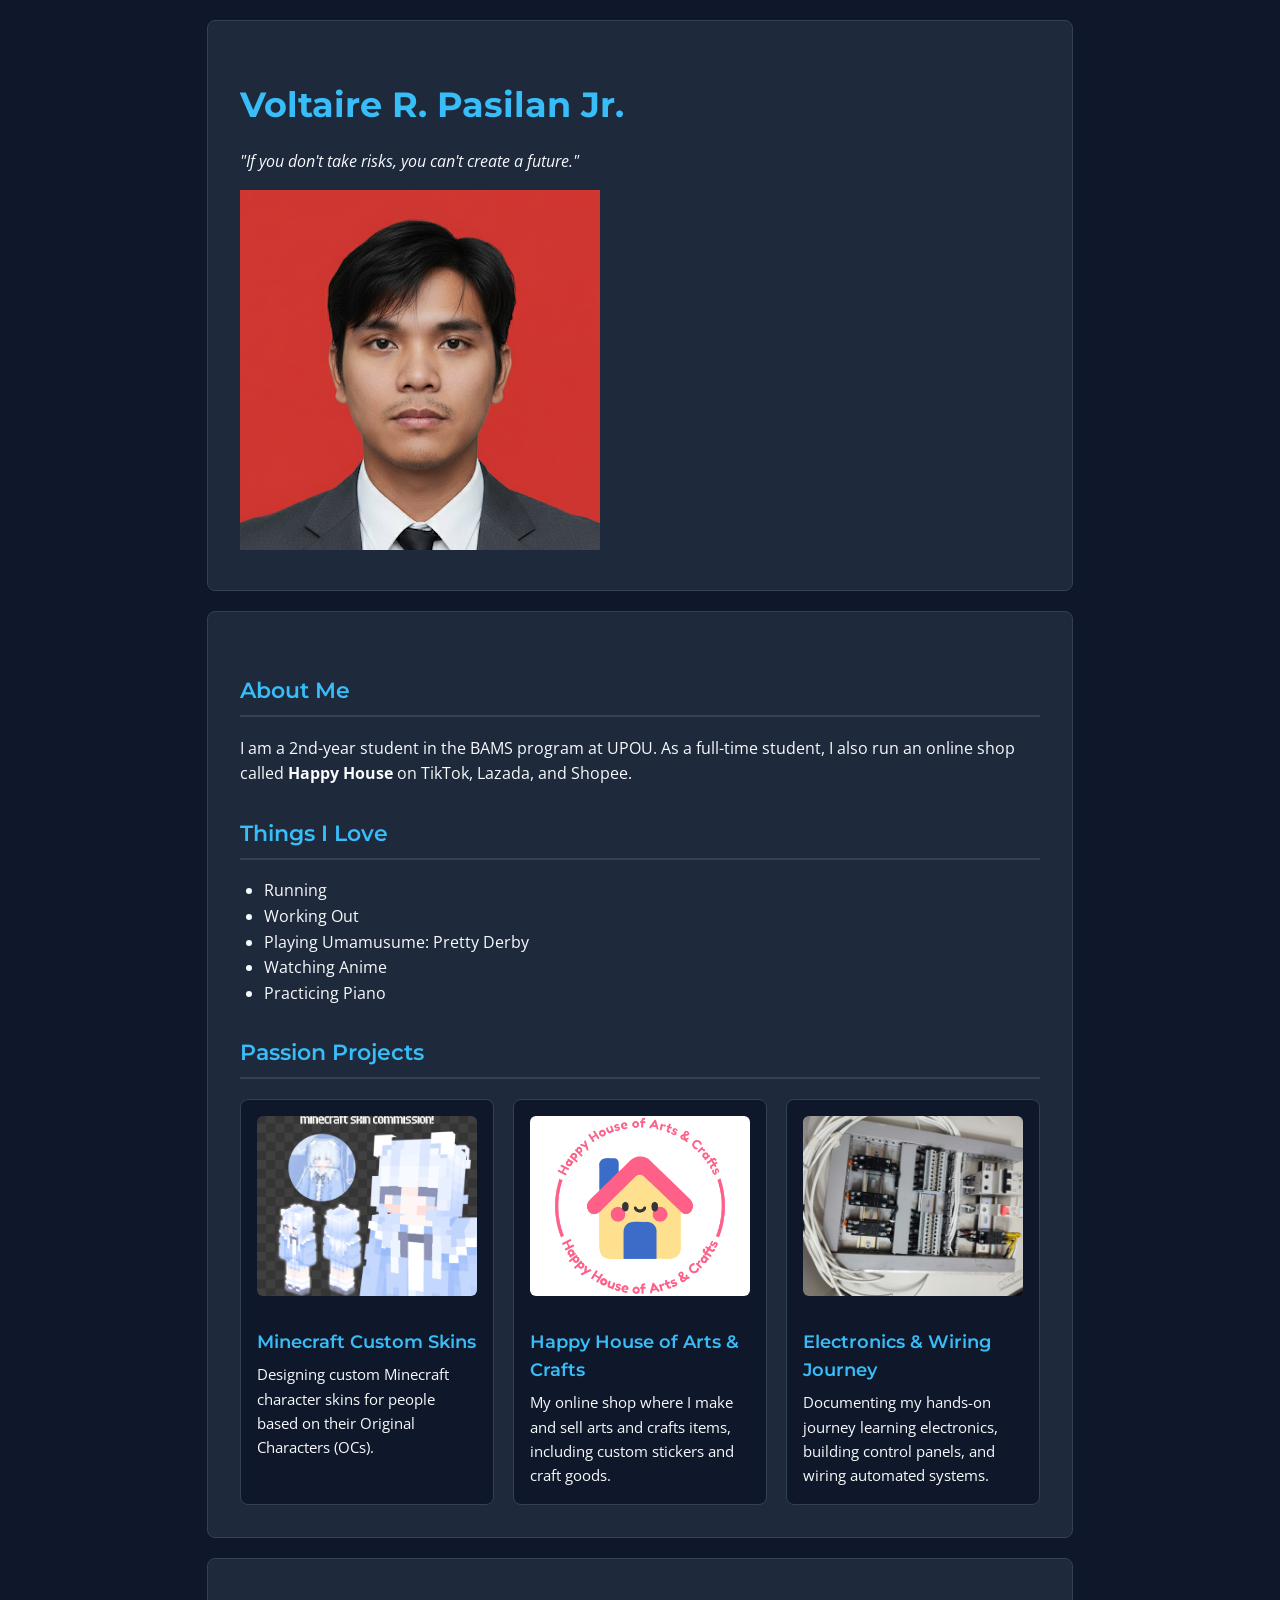
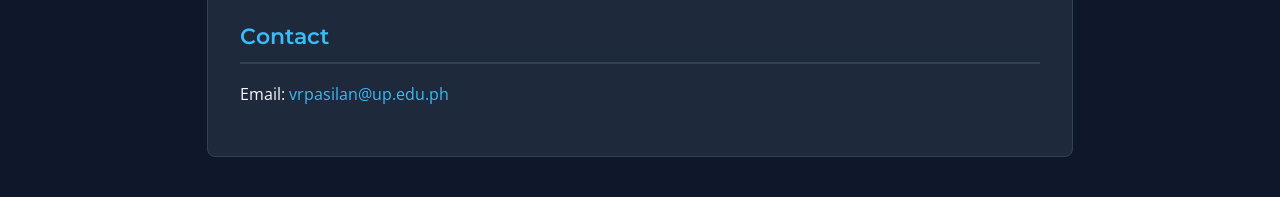
<file: Final/index.html>
<!DOCTYPE html>
<html lang="en">
<head>
  <meta charset="UTF-8">
  <meta name="viewport" content="width=device-width, initial-scale=1.0">
  <title>Voltaire R. Pasilan Jr. - Personal Profile</title>
  <link rel="preconnect" href="https://fonts.googleapis.com">
  <link rel="preconnect" href="https://fonts.gstatic.com" crossorigin>
  <link href="https://fonts.googleapis.com/css2?family=Montserrat:wght@600;700&family=Open+Sans:wght@400;500&display=swap" rel="stylesheet">
  <link rel="stylesheet" href="style.css">
</head>
<body>

<header class="profile-header">
    <div class="profile-intro">
      <h1>Voltaire R. Pasilan Jr.</h1>
      <p><em>"If you don't take risks, you can't create a future."</em></p>
    </div>
    <img src="Profile.png" alt="Formal portrait of Voltaire R. Pasilan Jr." class="profile-photo">
  </header>

  <main>
    <section>
      <h2>About Me</h2>
      <p>
        I am a 2nd-year student in the BAMS program at UPOU. As a full-time student, 
        I also run an online shop called <strong>Happy House</strong> on TikTok, Lazada, and Shopee.
      </p>
    </section>

    <section>
      <h2>Things I Love</h2>
      <ul>
        <li>Running</li>
        <li>Working Out</li>
        <li>Playing Umamusume: Pretty Derby</li>
        <li>Watching Anime</li>
        <li>Practicing Piano</li>
      </ul>
    </section>

    <section class="passion-projects">
      <h2>Passion Projects</h2>
      <div class="projects-grid">
        <article class="project-card">
          <img src="Mochi.png" alt="Minecraft Custom Skins commission showcase" class="project-img">
          <h3>Minecraft Custom Skins</h3>
          <p>Designing custom Minecraft character skins for people based on their Original Characters (OCs).</p>
        </article>

        <article class="project-card">
          <img src="logo.png" alt="Happy House of Arts and Crafts logo" class="project-img">
          <h3>Happy House of Arts &amp; Crafts</h3>
          <p>My online shop where I make and sell arts and crafts items, including custom stickers and craft goods.</p>
        </article>

        <article class="project-card">
          <img src="electric.jpg" alt="Electrical control panel wiring build" class="project-img">
          <h3>Electronics &amp; Wiring Journey</h3>
          <p>Documenting my hands-on journey learning electronics, building control panels, and wiring automated systems.</p>
        </article>
      </div>
    </section>
  </main>

  <footer>
    <section>
      <h2>Contact</h2>
      <p>
        Email: <a href="mailto:vrpasilan@up.edu.ph">vrpasilan@up.edu.ph</a>
      </p>
    </section>
  </footer>

</body>
</html>
</file>
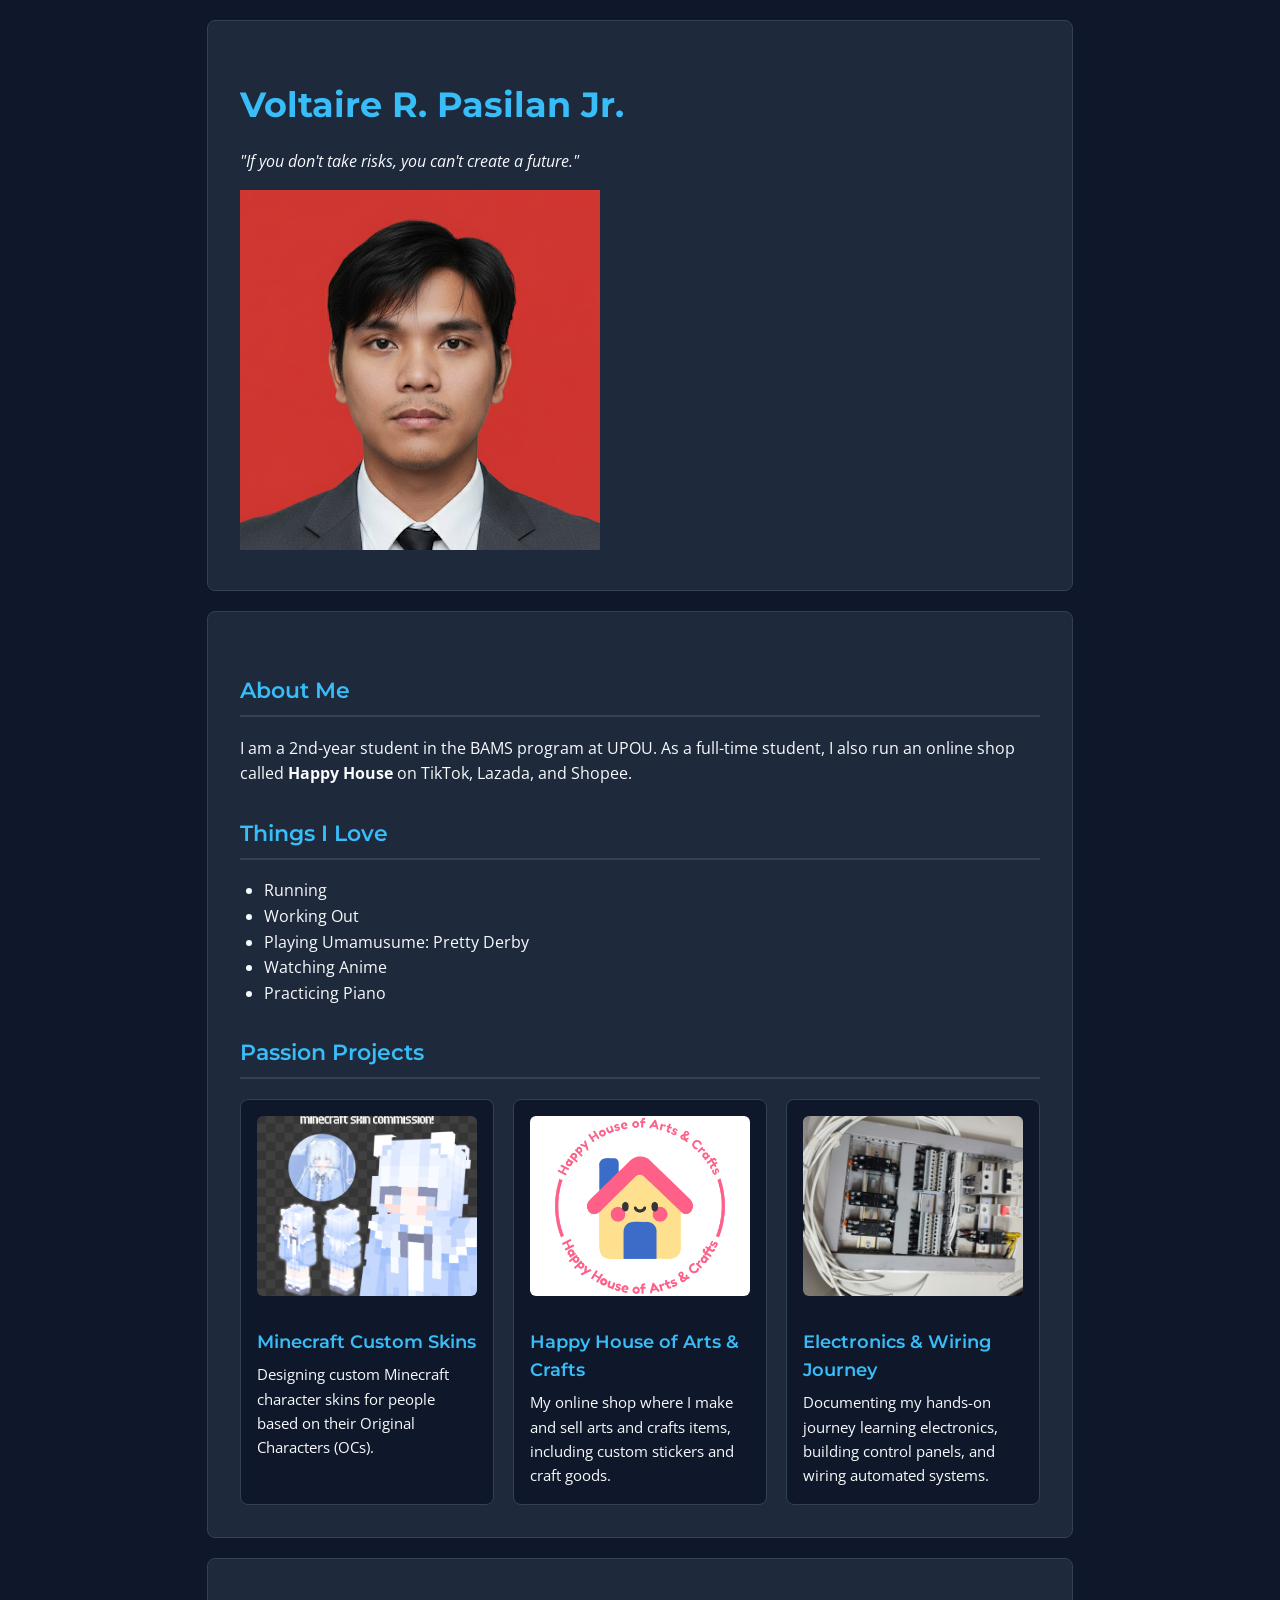
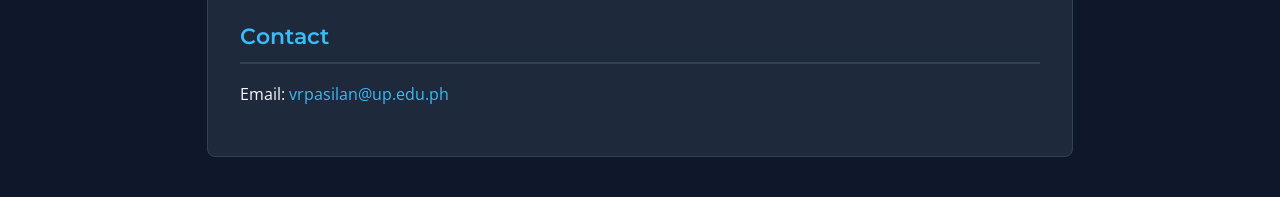
<file: Final/Final.html>
<!DOCTYPE html>
<html lang="en">
<head>
  <meta charset="UTF-8">
  <meta name="viewport" content="width=device-width, initial-scale=1.0">
  <title>Voltaire R. Pasilan Jr. - Personal Profile</title>
  <link rel="preconnect" href="https://fonts.googleapis.com">
  <link rel="preconnect" href="https://fonts.gstatic.com" crossorigin>
  <link href="https://fonts.googleapis.com/css2?family=Montserrat:wght@600;700&family=Open+Sans:wght@400;500&display=swap" rel="stylesheet">
  <link rel="stylesheet" href="style.css">
</head>
<body>

<header class="profile-header">
    <div class="profile-intro">
      <h1>Voltaire R. Pasilan Jr.</h1>
      <p><em>"If you don't take risks, you can't create a future."</em></p>
    </div>
    <img src="Profile.png" alt="Formal portrait of Voltaire R. Pasilan Jr." class="profile-photo">
  </header>

  <main>
    <section>
      <h2>About Me</h2>
      <p>
        I am a 2nd-year student in the BAMS program at UPOU. As a full-time student, 
        I also run an online shop called <strong>Happy House</strong> on TikTok, Lazada, and Shopee.
      </p>
    </section>

    <section>
      <h2>Things I Love</h2>
      <ul>
        <li>Running</li>
        <li>Working Out</li>
        <li>Playing Umamusume: Pretty Derby</li>
        <li>Watching Anime</li>
        <li>Practicing Piano</li>
      </ul>
    </section>

    <section class="passion-projects">
      <h2>Passion Projects</h2>
      <div class="projects-grid">
        <article class="project-card">
          <img src="Mochi (1).png" alt="Minecraft Custom Skins commission showcase" class="project-img">
          <h3>Minecraft Custom Skins</h3>
          <p>Designing custom Minecraft character skins for people based on their Original Characters (OCs).</p>
        </article>

        <article class="project-card">
          <img src="logo.png" alt="Happy House of Arts and Crafts logo" class="project-img">
          <h3>Happy House of Arts &amp; Crafts</h3>
          <p>My online shop where I make and sell arts and crafts items, including custom stickers and craft goods.</p>
        </article>

        <article class="project-card">
          <img src="electric.jpg" alt="Electrical control panel wiring build" class="project-img">
          <h3>Electronics &amp; Wiring Journey</h3>
          <p>Documenting my hands-on journey learning electronics, building control panels, and wiring automated systems.</p>
        </article>
      </div>
    </section>
  </main>

  <footer>
    <section>
      <h2>Contact</h2>
      <p>
        Email: <a href="mailto:vrpasilan@up.edu.ph">vrpasilan@up.edu.ph</a>
      </p>
    </section>
  </footer>

</body>
</html>
</file>
<file: Final/style.css>
html {
  font-size: 16px;
}

body {
  font-family: 'Open Sans', system-ui, -apple-system, BlinkMacSystemFont, 'Segoe UI', Roboto, sans-serif;
  background-color: #0f172a;
  color: #f8fafc;
  margin: 0;
  padding: 20px;
  line-height: 1.6;
}

header, main, footer {
  max-width: 800px;
  margin: 0 auto 20px auto;
  background-color: #1e293b;
  padding: 2rem;
  border-radius: 8px;
  border: 1px solid #334155;
}

h1, h2, h3 {
  font-family: 'Montserrat', Arial, sans-serif;
  color: #38bdf8;
}

h1 {
  font-size: 2.2rem;
  margin-bottom: 0.5rem;
  font-weight: 700;
}

h2 {
  font-size: 1.4rem;
  border-bottom: 2px solid #334155;
  padding-bottom: 0.4rem;
  margin-top: 1.8rem;
  font-weight: 600;
}

h3 {
  font-size: 1.1rem;
  margin-bottom: 0.4rem;
  color: #38bdf8;
  font-weight: 600;
}

p, li {
  font-size: 1rem;
  font-weight: 400;
}

ul {
  padding-left: 1.5rem;
}

a {
  color: #38bdf8;
  text-decoration: none;
}

a:hover {
  text-decoration: underline;
}

.projects-grid {
  display: grid;
  grid-template-columns: repeat(3, 1fr);
  gap: 1.2rem;
  margin-top: 1.2rem;
}

.project-card {
  background-color: #0f172a;
  border: 1px solid #334155;
  border-radius: 8px;
  padding: 1rem;
  display: flex;
  flex-direction: column;
}

.project-img {
  width: 100%;
  height: 180px;
  object-fit: cover;
  background-color: #ffffff;
  border-radius: 6px;
  margin-bottom: 0.9rem;
}

.project-card p {
  margin: 0;
  font-size: 0.95rem;
}

@media (max-width: 768px) {
  .projects-grid {
    grid-template-columns: 1fr;
  }
}

@media (max-width: 600px) {
  body {
    padding: 10px;
  }

  header, main, footer {
    padding: 1.2rem;
  }

  h1 {
    font-size: 1.8rem;
  }

  h2 {
    font-size: 1.2rem;
  }
}
</file>
